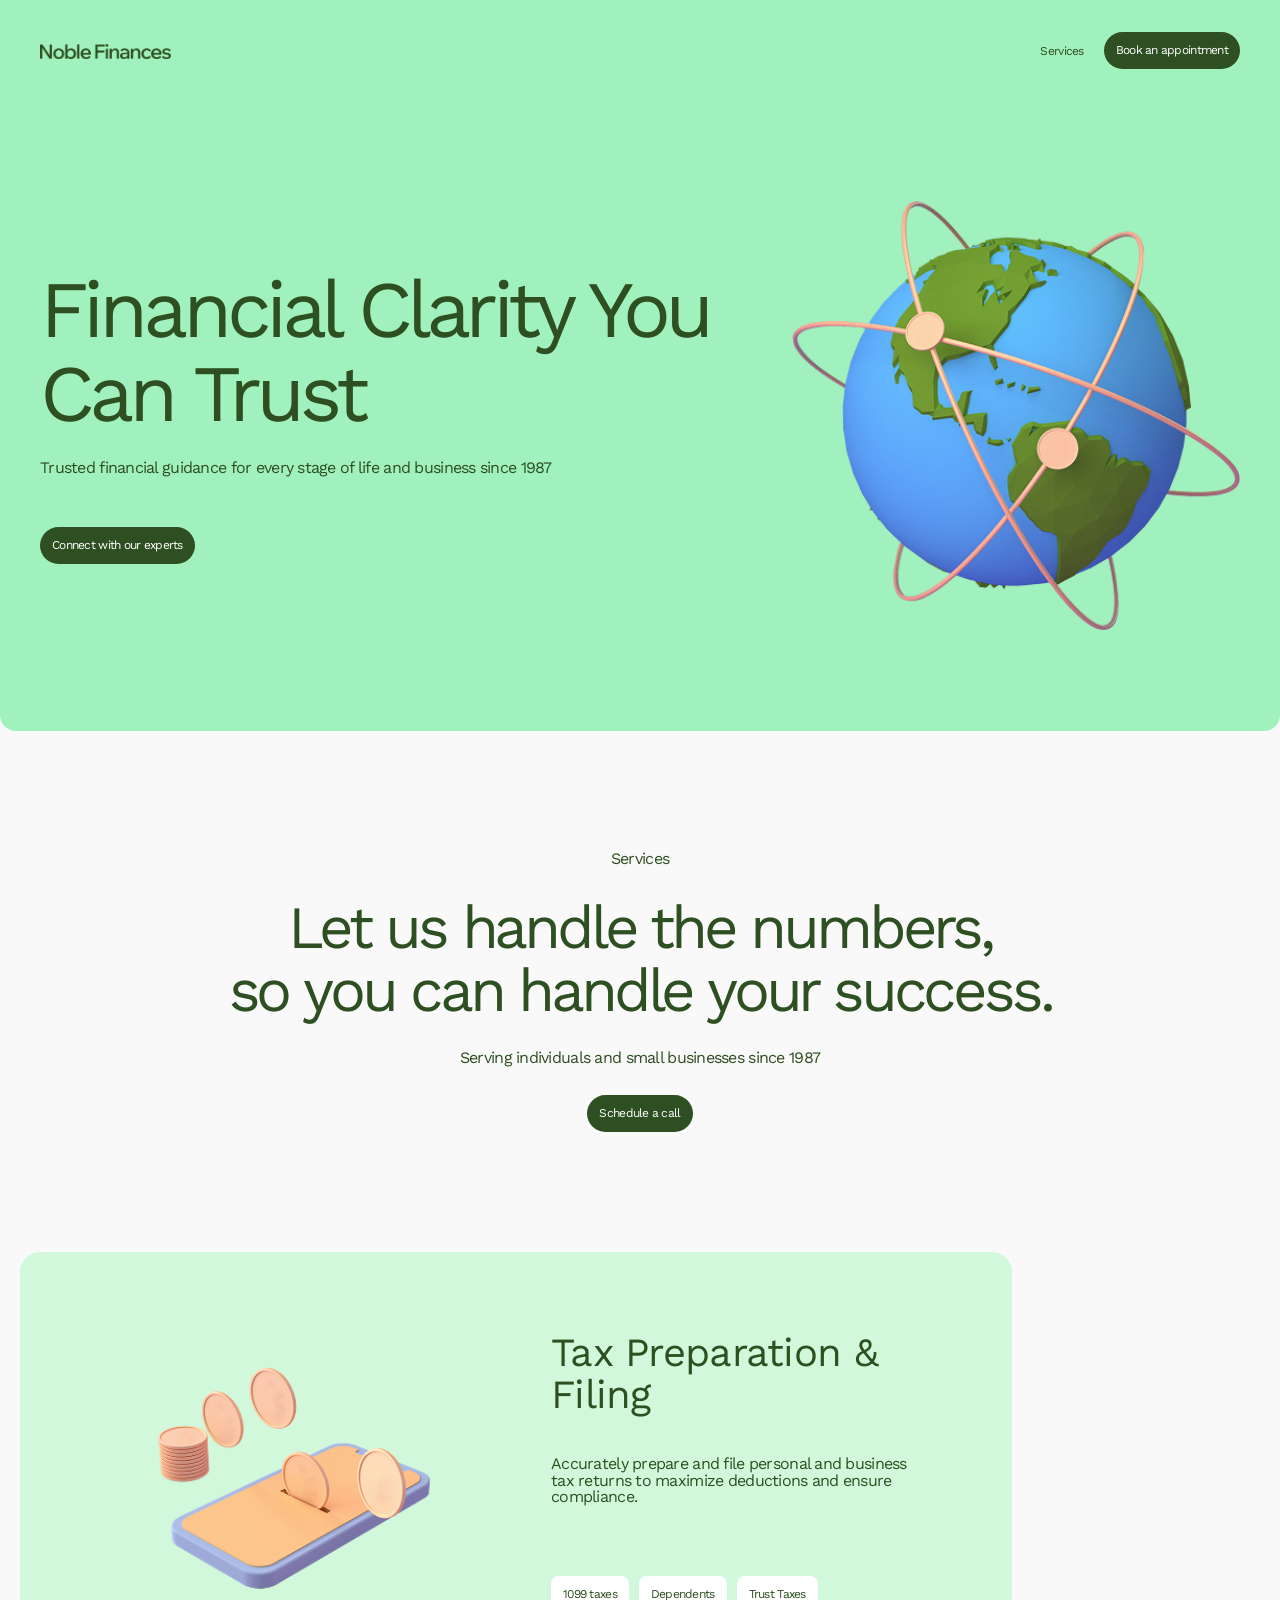
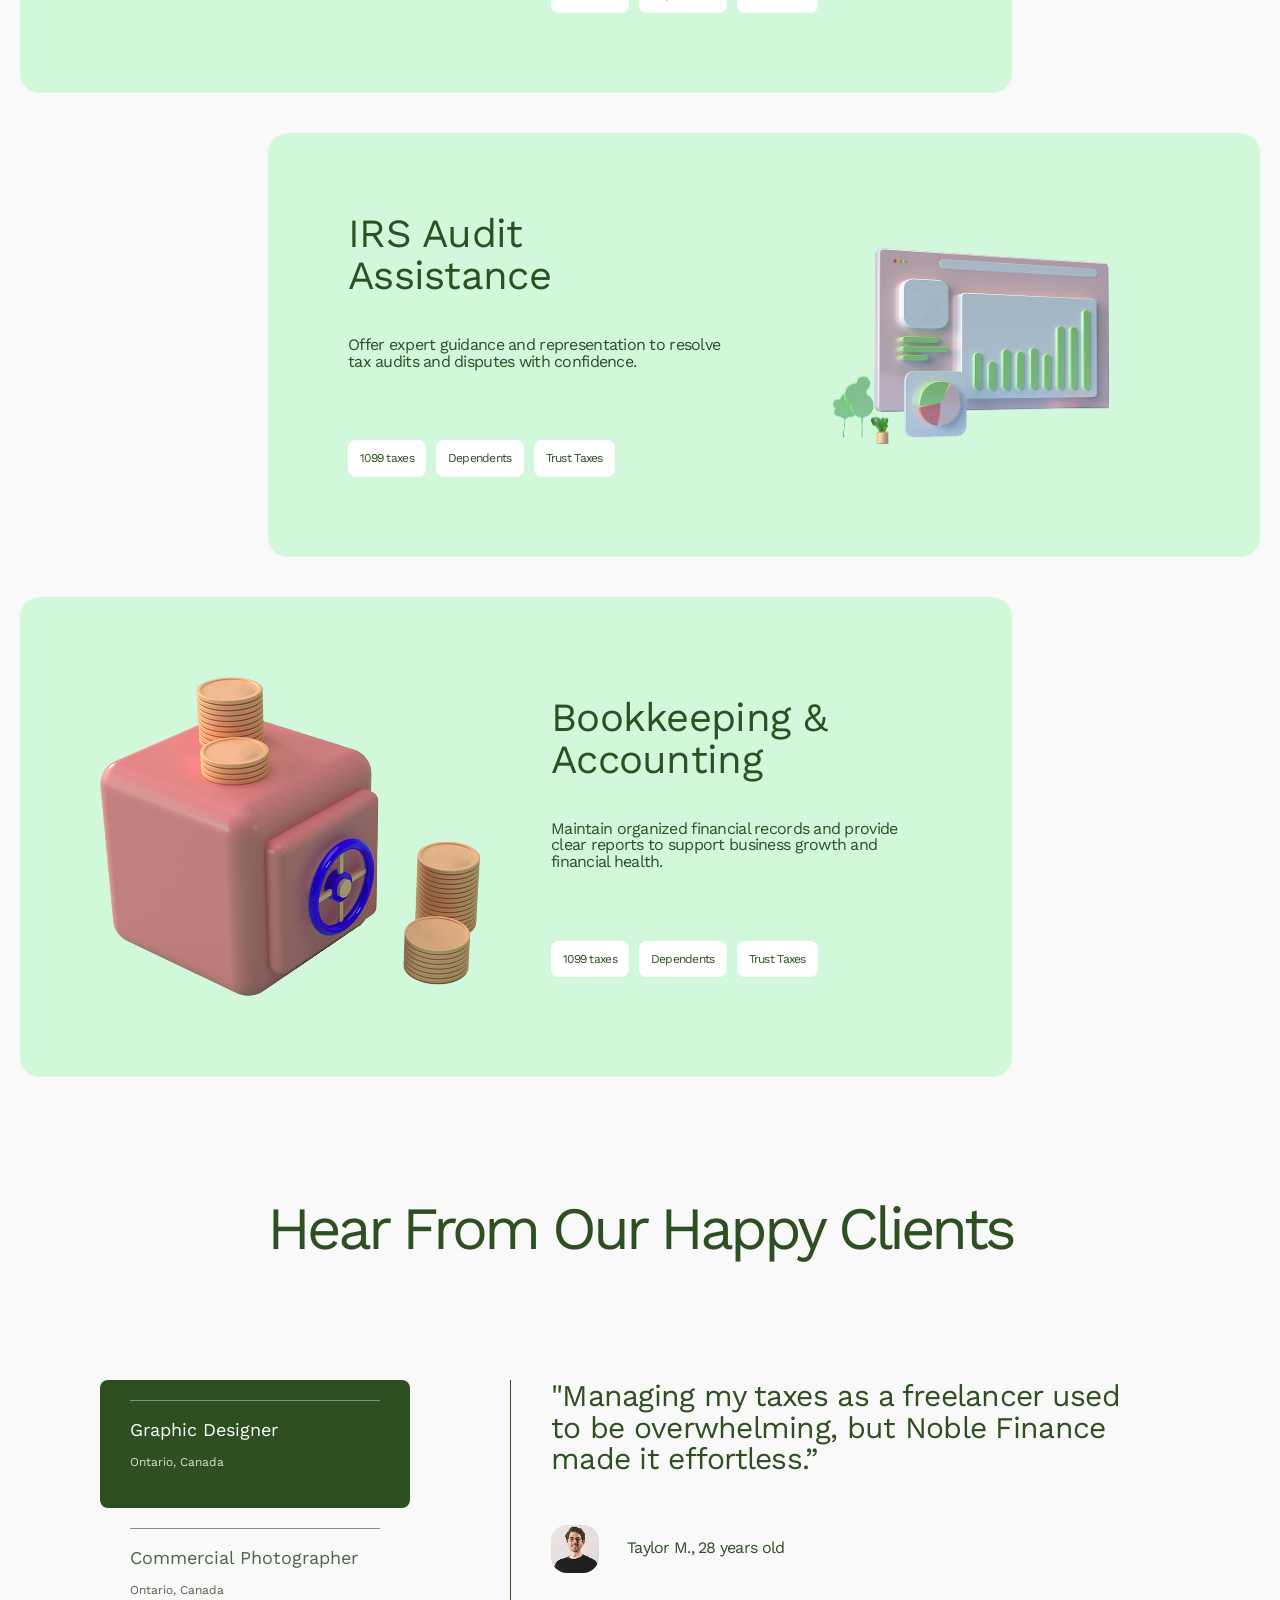
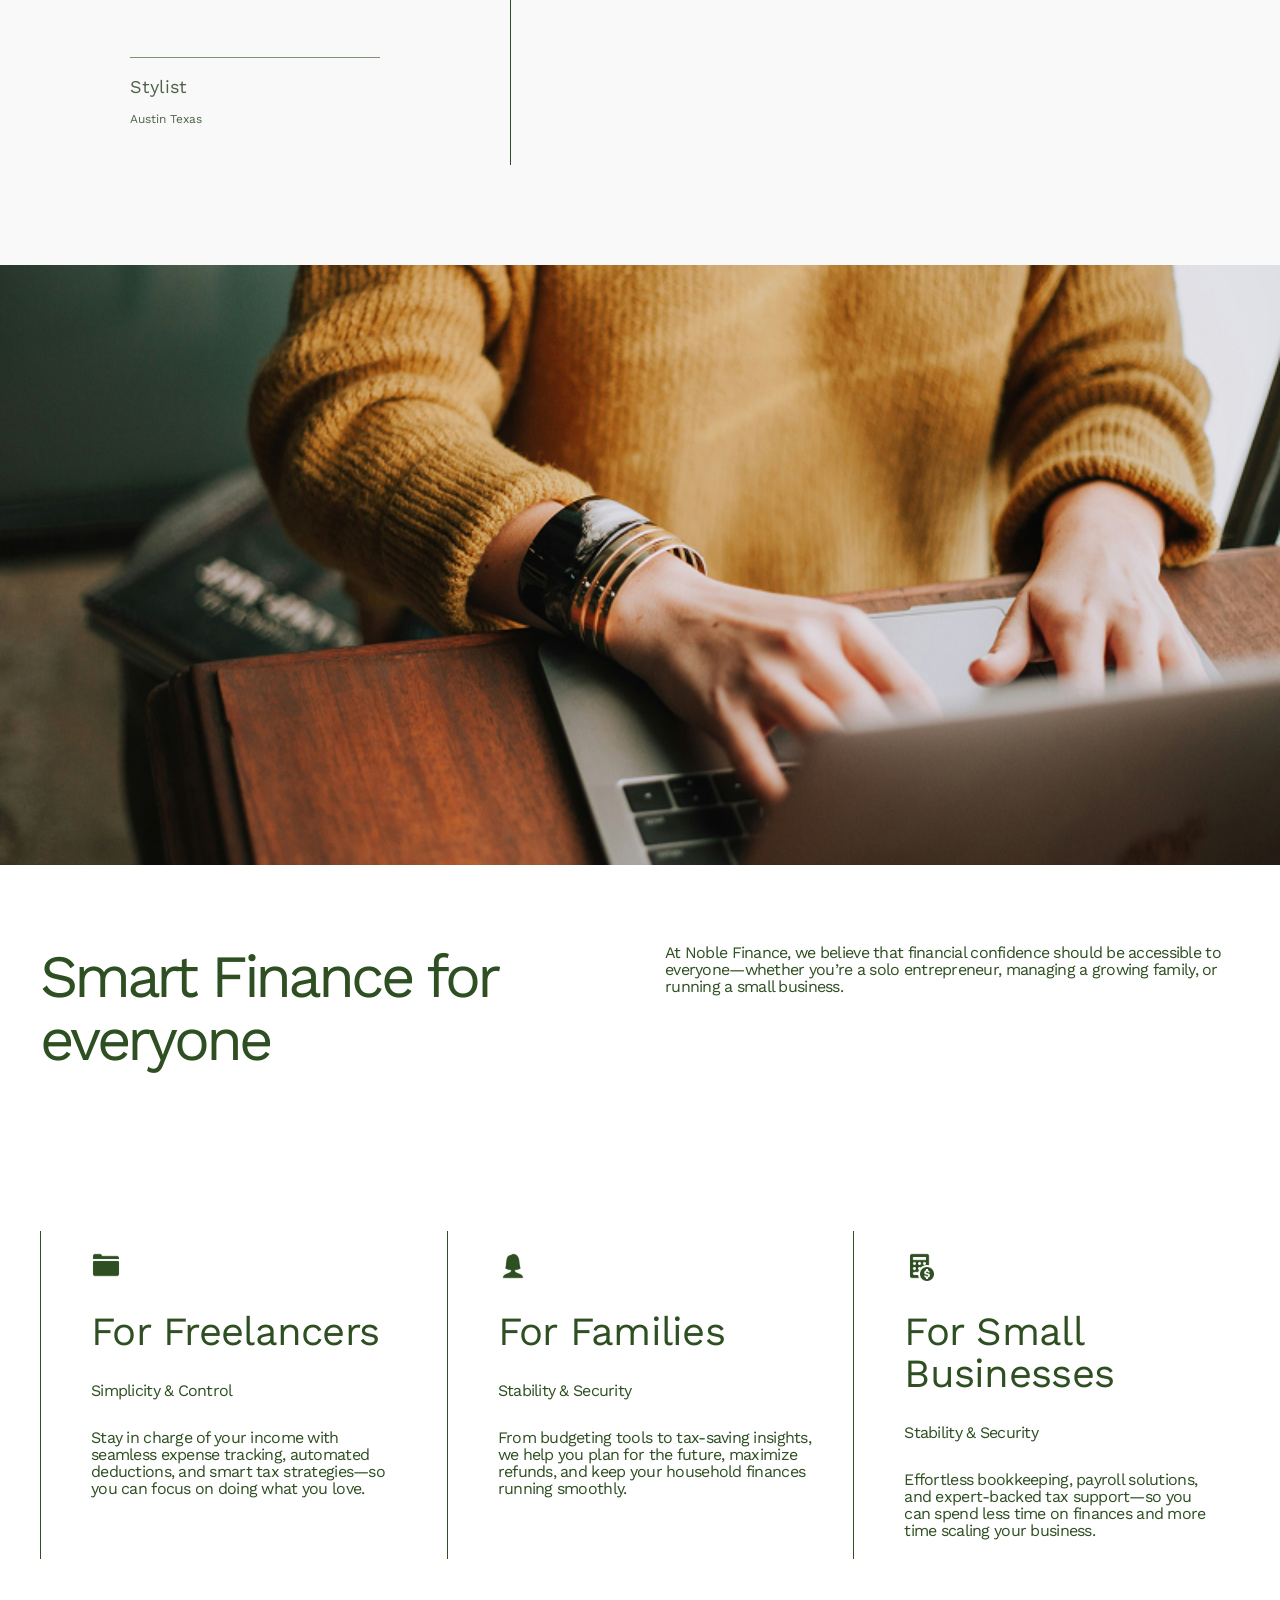
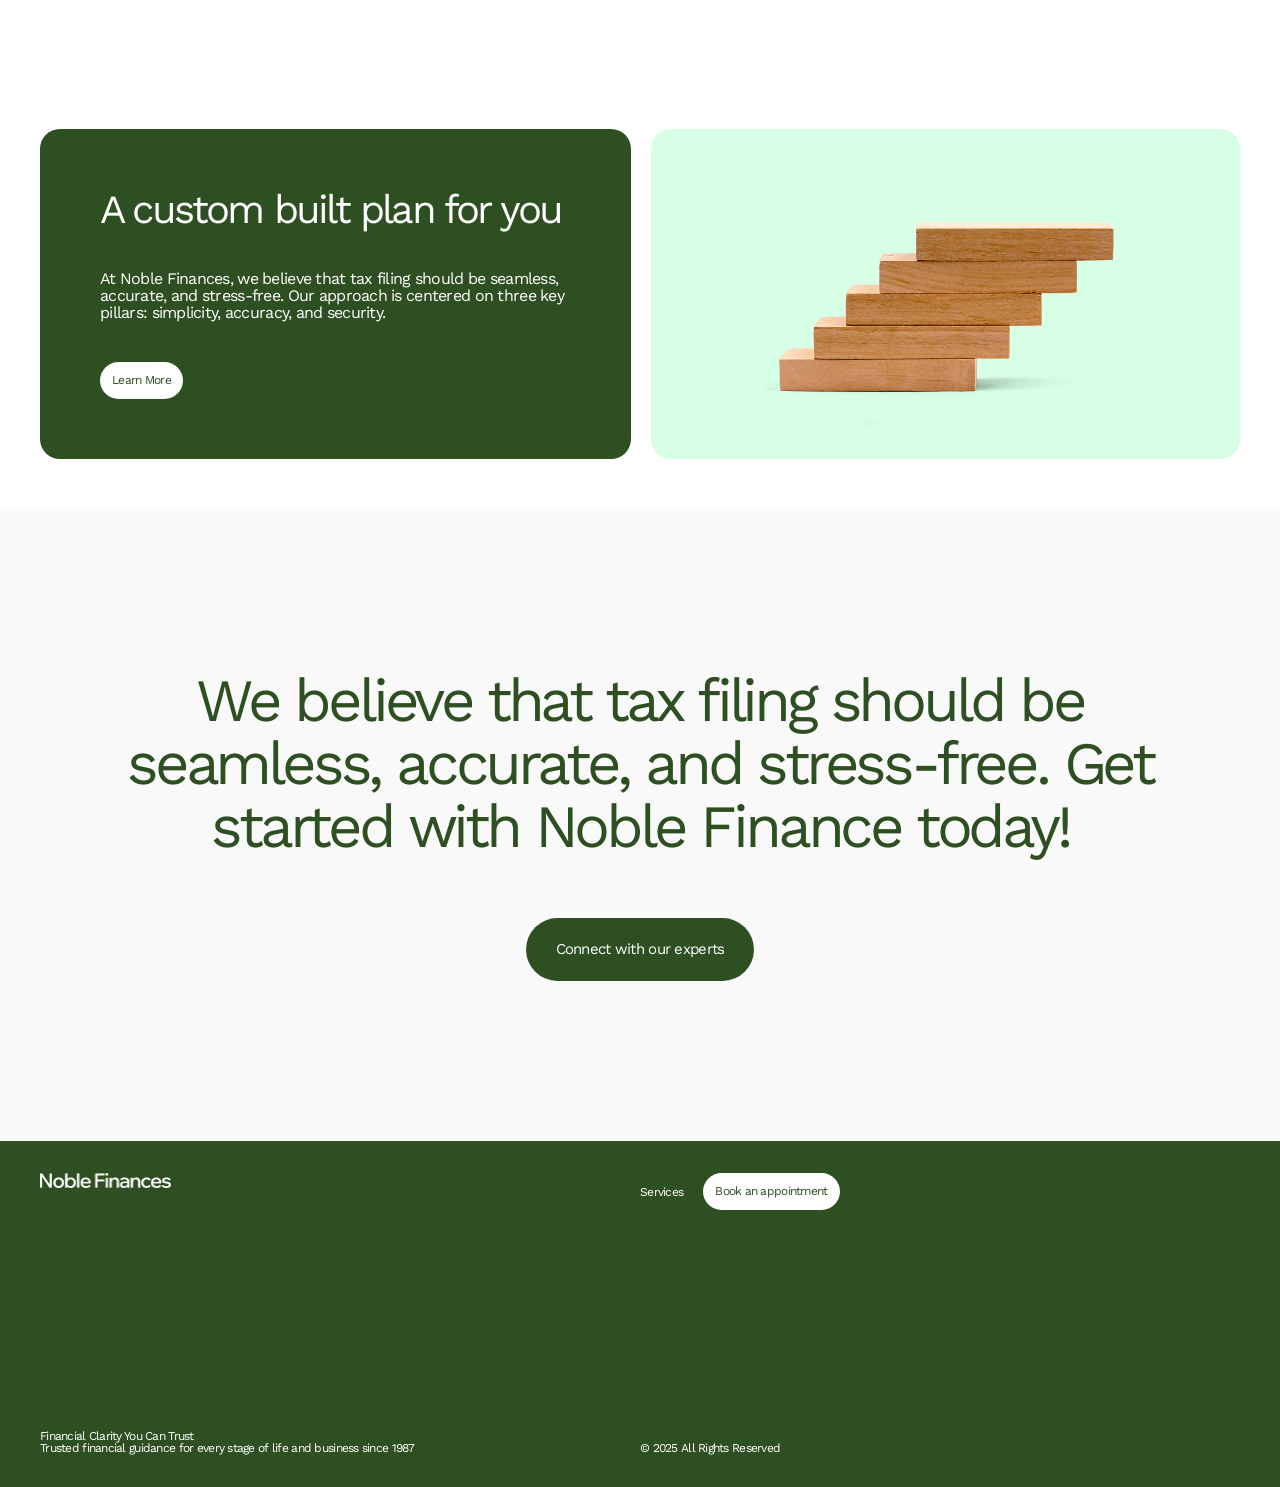
<file: index.html>
<!DOCTYPE html>
<html lang="ja">
  <head>
    <!-- 共通 -->
    <meta charset="UTF-8">
    <meta name="viewport" content="width=device-width, initial-scale=1.0">
    <meta property="og:type" content="website">
    <meta property="og:image" content="https://tkhstzm.github.io/finance-website-practice/images/ogp.jpg">
    <meta property="og:site_name" content="finance-website-practice">
    <meta property="og:locale" content="ja_JP">
    <link rel="stylesheet" href="css/destyle.css">
    <link rel="stylesheet" href="css/common.css">

    <title>finance-website-practice | top</title>
    <meta name="description" content="figmaのテンプレートを参考に、模写コーディングを行ったサイトです。レスポンシブを意識したコーディングの練習を目的としています。">
    <meta property="og:title" content="finance-website-practice | top">
    <meta property="og:description" content="figmaのテンプレートを参考に、模写コーディングを行ったサイトです。レスポンシブを意識したコーディングの練習を目的としています。">
    <meta property="og:url" content="https://tkhstzm.github.io/finance-website-practice/">

    <!-- font -->
    <link rel="preconnect" href="https://fonts.googleapis.com">
    <link rel="preconnect" href="https://fonts.gstatic.com" crossorigin>
    <link href="https://fonts.googleapis.com/css2?family=Work+Sans:ital,wght@0,100..900;1,100..900&display=swap" rel="stylesheet">
  </head>
  <body>
    <!-- header -->
    <header>
        <h1>
            <a href="index.html" class="logo">
                <img src="images/logo.png" alt="Noble Finance ロゴ">
            </a>
        </h1>

        <nav>
            <ul class="nav__list">
                <li><a href="services.html" class="link">Services</a></li>
                <li>
                    <a href="booking.html" class="link btn">
                        <span class="pc-only">Book an appointment</span>
                        <span class="sp-only">Book</span>
                    </a>
                </li>
            </ul>
        </nav>
    </header>

    <!-- main -->
     <main>
        <!-- hero -->
        <section class="hero">
            <div class="hero__container container">
                <div class="hero__content">
                    <h2 class="hero__title">Financial Clarity You Can Trust</h2>
                    <p class="hero__description">Trusted financial guidance for every stage of life and business since 1987</p>
                    <a href="booking.html" class="link btn">Connect with our experts</a>
                </div>
                <div class="hero__img">
                    <img src="images/top.png" alt="">
                </div>

            </div>
        </section>

        <!-- services -->
         <section class="services">
            <div class="services__container container">
                <p>Services</p>
                <h2 class="services__title">Let us handle the numbers,<br>so you can handle your success.</h2>
                <p class="services__description">Serving individuals and small businesses since 1987</p>
                <a href="booking.html" class="link btn">Schedule a call</a>
            </div>

            <div class="services__block container">
                <div class="service-card">
                    <div class="service-card__img">
                        <img src="images/tax.png" alt="">
                    </div>
                    <div class="service-card__content">
                        <h3>Tax Preparation & Filing</h3>
                        <p>Accurately prepare and file personal and business tax returns to maximize deductions and ensure compliance.</p>
                        <ul class="service-card__features">
                            <li class="service-card__feature">1099 taxes</li>
                            <li class="service-card__feature">Dependents</li>
                            <li class="service-card__feature">Trust Taxes</li>
                        </ul>
                    </div>
                </div>
            </div>

            <div class="services__block container services__block-right">
                <div class="service-card">
                    <div class="service-card__img">
                        <img src="images/irs.png" alt="">
                    </div>
                    <div class="service-card__content">
                        <h3>IRS Audit Assistance</h3>
                        <p>Offer expert guidance and representation to resolve tax audits and disputes with confidence.</p>
                        <ul class="service-card__features">
                            <li class="service-card__feature">1099 taxes</li>
                            <li class="service-card__feature">Dependents</li>
                            <li class="service-card__feature">Trust Taxes</li>
                        </ul>
                    </div>
                </div>
            </div>

            <div class="services__block container">
                <div class="service-card">
                    <div class="service-card__img">
                        <img src="images/bookkeeping.png" alt="">
                    </div>
                    <div class="service-card__content">
                        <h3>Bookkeeping & Accounting</h3>
                        <p>Maintain organized financial records and provide clear reports to support business growth and financial health.</p>
                        <ul class="service-card__features">
                            <li class="service-card__feature">1099 taxes</li>
                            <li class="service-card__feature">Dependents</li>
                            <li class="service-card__feature">Trust Taxes</li>
                        </ul>
                    </div>
                </div>
            </div>
        </section>

        <!-- testimonial -->
        <section class="testimonial">
            <div class="testimonial__container container">
                <h2>Hear From Our Happy Clients</h2>
                
                <div class="testimonial__tabs__wrap">
                    <!-- 人を選ぶ -->
                    <div class="testimonial__tabs">
                        <button class="testimonial-tab testimonial-tab--active" data-id="Designer">
                            <div class="testimonial-tab__inner">
                                <p class="testimonial-tab__role">Graphic Designer</p>
                                <p class="testimonial-tab__location">Ontario, Canada</p>
                            </div>
                        </button>

                        <button class="testimonial-tab" data-id="Photographer">
                            <div class="testimonial-tab__inner">
                                <p class="testimonial-tab__role">Commercial Photographer</p>
                                <p class="testimonial-tab__location">Ontario, Canada</p>
                            </div>
                        </button>

                        <button class="testimonial-tab" data-id="Stylist">
                            <div class="testimonial-tab__inner">
                                <p class="testimonial-tab__role">Stylist</p>
                                <p class="testimonial-tab__location">Austin Texas</p>
                            </div>
                        </button>
                    </div>
                    
                    <!-- コメント内容 -->
                    <div class="testimonial-card__wrap">
                        <div class="testimonial-card is-active" data-id="Designer">
                            <p class="testimonial-card__text">"Managing my taxes as a freelancer used to be overwhelming, but Noble Finance made it effortless.”</p>
                            <div class="testimonial-card__author">
                                <img class="testimonial-card__img" src="images/taylor.jpg" alt="">
                                <p>Taylor M., 28 years old</p>
                            </div>
                        </div>

                        <div class="testimonial-card" data-id="Photographer">
                            <p class="testimonial-card__text">"From invoicing to tax prep, Noble Finance has been a game-changer for my freelance business.”</p>
                            <div class="testimonial-card__author">
                                <img class="testimonial-card__img" src="images/markus.jpg" alt="">
                                <p>Markus N., 31 years old</p>
                            </div>
                        </div>

                        <div class="testimonial-card" data-id="Stylist">
                            <p class="testimonial-card__text">"I used to worry about missing deductions, but with Noble Finance, I know I’m maximizing my savings.”</p>
                            <div class="testimonial-card__author">
                                <img class="testimonial-card__img" src="images/margaret.jpg" alt="">
                                <p>Margaret L., 24 years old</p>
                            </div>
                        </div>
                    </div>
                </div>
            </div>
        </section>

        <!-- break -->
        <div class="break"></div>

        <!-- benefits -->
         <section class="benefits">
            <div class="container">
                <div class="benefits__inner">
                    <h2>Smart Finance for everyone</h2>
                    <p>At Noble Finance, we believe that financial confidence should be accessible to everyone—whether you’re a solo entrepreneur, managing a growing family, or running a small business.</p>
                </div>

                <div class="benefits__block">
                    <div class="benefits__item">
                        <img class="benefits__icon" src="images/icon-file.png" alt="">
                        <h3>For Freelancers</h3>
                        <p>Simplicity & Control</p>
                        <p>Stay in charge of your income with seamless expense tracking, automated deductions, and smart tax strategies—so you can focus on doing what you love.</p>
                    </div>

                    <div class="benefits__item">
                        <img class="benefits__icon" src="images/icon-people.png" alt="">
                        <h3>For Families</h3>
                        <p>Stability & Security</p>
                        <p>From budgeting tools to tax-saving insights, we help you plan for the future, maximize refunds, and keep your household finances running smoothly.</p>
                    </div>

                    <div class="benefits__item">
                        <img class="benefits__icon" src="images/icon-calculator.png" alt="">
                        <h3>For Small Businesses</h3>
                        <p>Stability & Security</p>
                        <p>Effortless bookkeeping, payroll solutions, and expert-backed tax support—so you can spend less time on finances and more time scaling your business.</p>
                    </div>
                </div>
            </div>
         </section>

         <!-- cta -->
        <section class="cta">
            <div class="cta__container container">
                <div class="cta__block">
                    <h2>A custom built plan for you</h2>
                    <p>At Noble Finances, we believe that tax filing should be seamless, accurate, and stress-free. Our approach is centered on three key pillars: simplicity, accuracy, and security.</p>
                    <a href="services.html" class="link btn">Learn More</a>
                </div>
                <div class="cta__img">
                    <img src="images/step.jpg" alt="">
                </div>
            </div>
        </section>

        <!-- experts -->
        <section class="experts">
            <div class="container">
                <h2>We believe that tax filing should be seamless, accurate, and stress-free. Get started with Noble Finance today!</h2>
                <a href="booking.html" class="link btn">Connect with our experts</a>
            </div>
        </section>
     </main>

     <!-- footer -->
    <footer>
            <div class="footer__block">
                <a href="index.html" class="logo">
                    <img src="images/logo-white.png" alt="">
                </a>
                <nav>
                    <ul class="nav__list">
                        <li><a href="services.html" class="link">Services</a></li>
                        <li><a href="booking.html" class="link btn">Book an appointment</a></li>
                    </ul>
                </nav>
                
            </div>

            <div class="footer__block footer__detail">
                <p class="footer__text">Financial Clarity You Can Trust<br>Trusted financial guidance for every stage of life and business since 1987</p>
                <p class="footer__copy">© 2025 All Rights Reserved</p>
            </div>
    </footer>
    <script src="js/main.js"></script>
  </body>
</html>
</file>
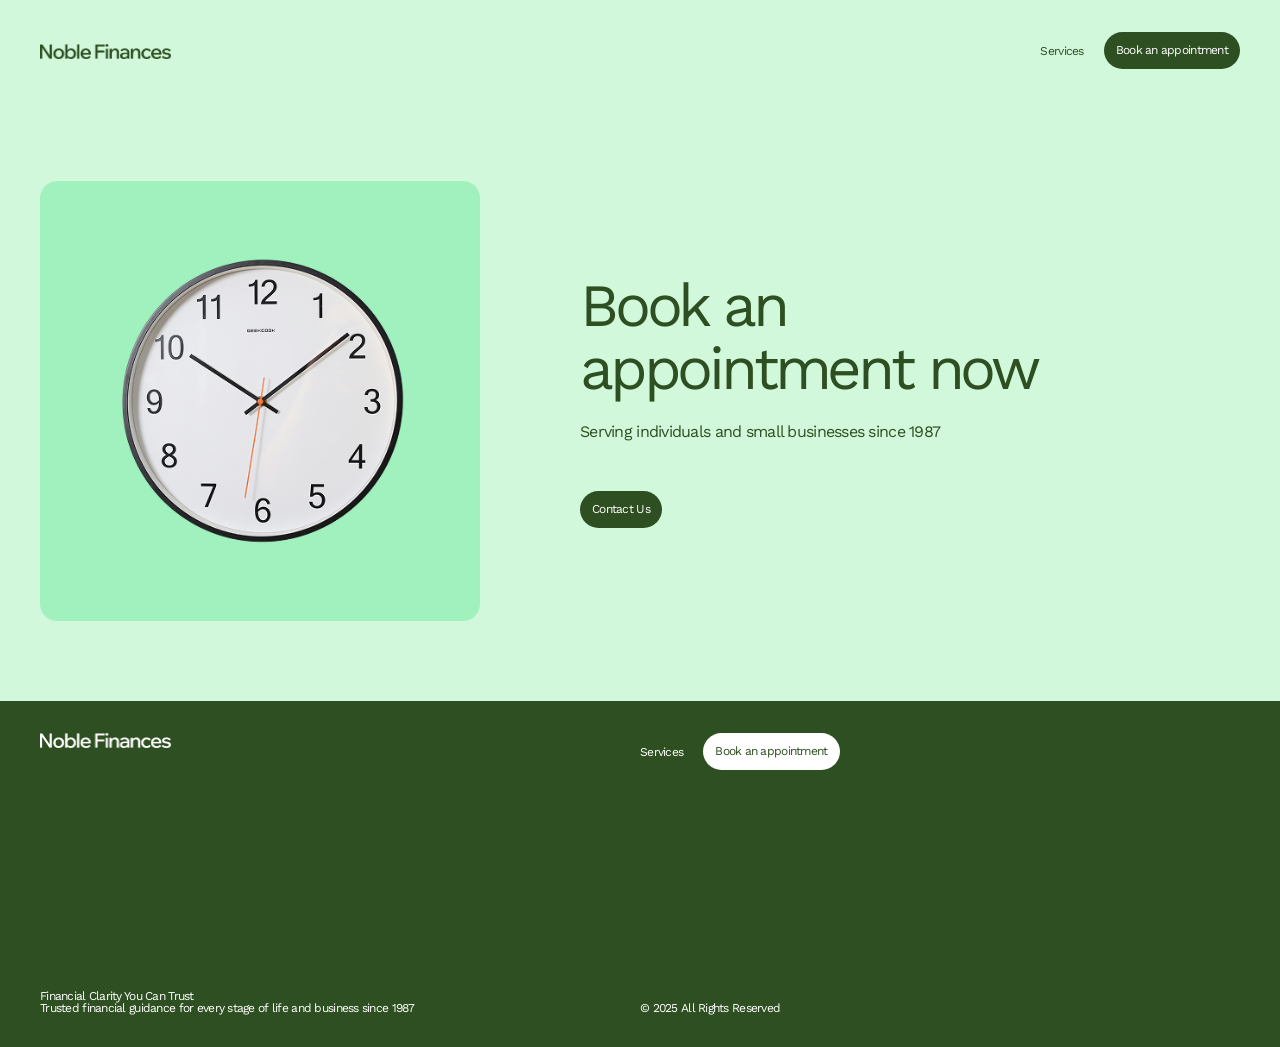
<file: booking.html>
<!DOCTYPE html>
<html lang="ja">
  <head>
    <!-- 共通 -->
    <meta charset="UTF-8">
    <meta name="viewport" content="width=device-width, initial-scale=1.0">
    <meta property="og:type" content="website">
    <meta property="og:image" content="https://tkhstzm.github.io/finance-website-practice/images/ogp.jpg">
    <meta property="og:site_name" content="finance-website-practice">
    <meta property="og:locale" content="ja_JP">
    <link rel="stylesheet" href="css/destyle.css">
    <link rel="stylesheet" href="css/common.css">

    <title>finance-website-practice | booking</title>
    <meta name="description" content="figmaのテンプレートを参考に、模写コーディングを行ったサイトのBookingページです。">
    <meta property="og:title" content="finance-website-practice | booking">
    <meta property="og:description" content="figmaのテンプレートを参考に、模写コーディングを行ったサイトのBookingページです。">
    <meta property="og:url" content="https://tkhstzm.github.io/finance-website-practice/booking.html">

    <!-- font -->
    <link rel="preconnect" href="https://fonts.googleapis.com">
    <link rel="preconnect" href="https://fonts.gstatic.com" crossorigin>
    <link href="https://fonts.googleapis.com/css2?family=Work+Sans:ital,wght@0,100..900;1,100..900&display=swap" rel="stylesheet">
  </head>
  <body>
    <!-- header -->
    <header class="booking__header">
        <h1>
            <a href="index.html" class="logo">
                <img src="images/logo.png" alt="Noble Finance ロゴ">
            </a>
        </h1>

        <nav>
            <ul class="nav__list">
                <li><a href="services.html" class="link">Services</a></li>
                <li>
                    <a href="booking.html" class="link btn">
                        <span class="pc-only">Book an appointment</span>
                        <span class="sp-only">Book</span>
                    </a>
                </li>
            </ul>
        </nav>
    </header>

    <!-- main -->
     <main class="booking__main">
        <!-- book -->
        <section class="book">
            <div class="hero__container container">
                <div class="book__img">
                    <img src="images/book.png" alt="">
                </div>

                <div class="hero__content">
                    <h2>Book an<br>appointment now</h2>
                    <p class="hero__description">Serving individuals and small businesses since 1987</p>
                    <a href="booking.html" class="link btn">Contact Us</a>
                </div>
            </div>
        </section>
     </main>

     <!-- footer -->
    <footer>
            <div class="footer__block">
                <a href="index.html" class="logo">
                    <img src="images/logo-white.png" alt="">
                </a>
                <nav>
                    <ul class="nav__list">
                        <li><a href="services.html" class="link">Services</a></li>
                        <li><a href="booking.html" class="link btn">Book an appointment</a></li>
                    </ul>
                </nav>
                
            </div>

            <div class="footer__block footer__detail">
                <p class="footer__text">Financial Clarity You Can Trust<br>Trusted financial guidance for every stage of life and business since 1987</p>
                <p class="footer__copy">© 2025 All Rights Reserved</p>
            </div>
    </footer>

  </body>
</html>
</file>
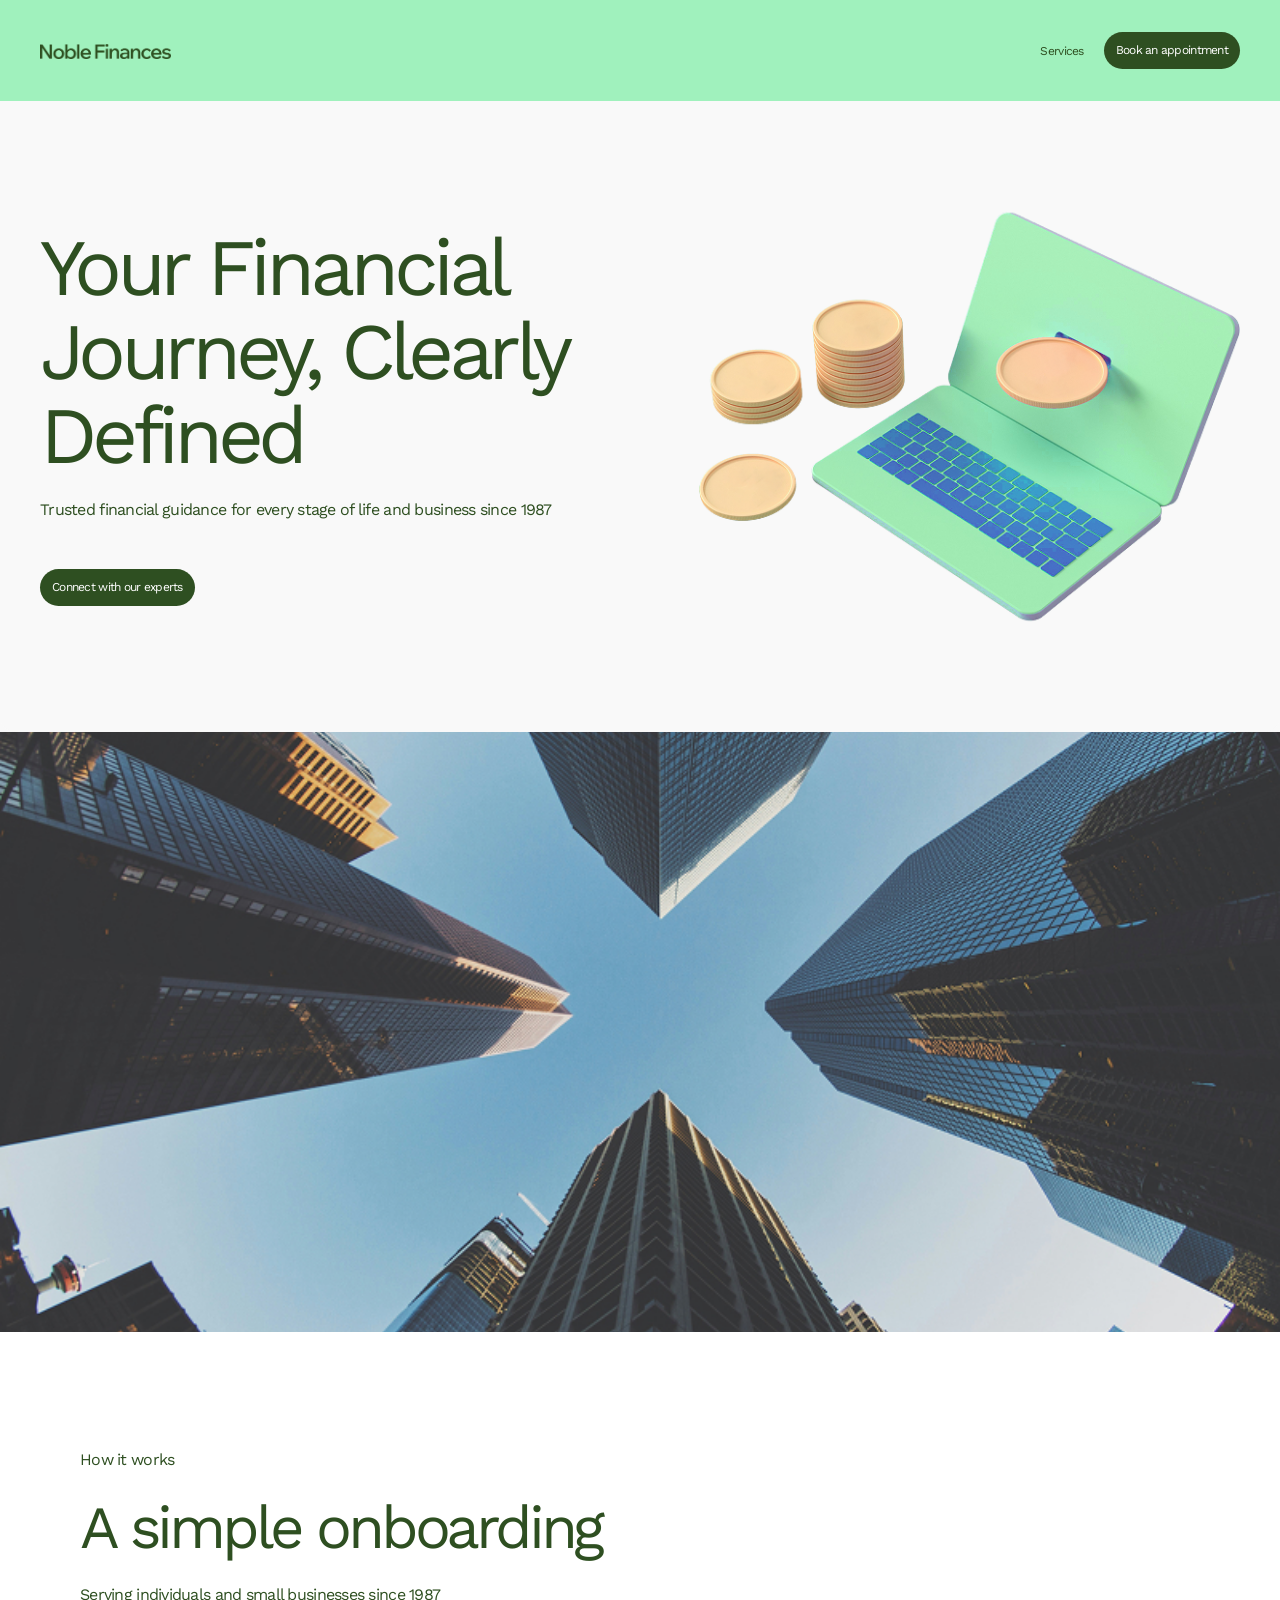
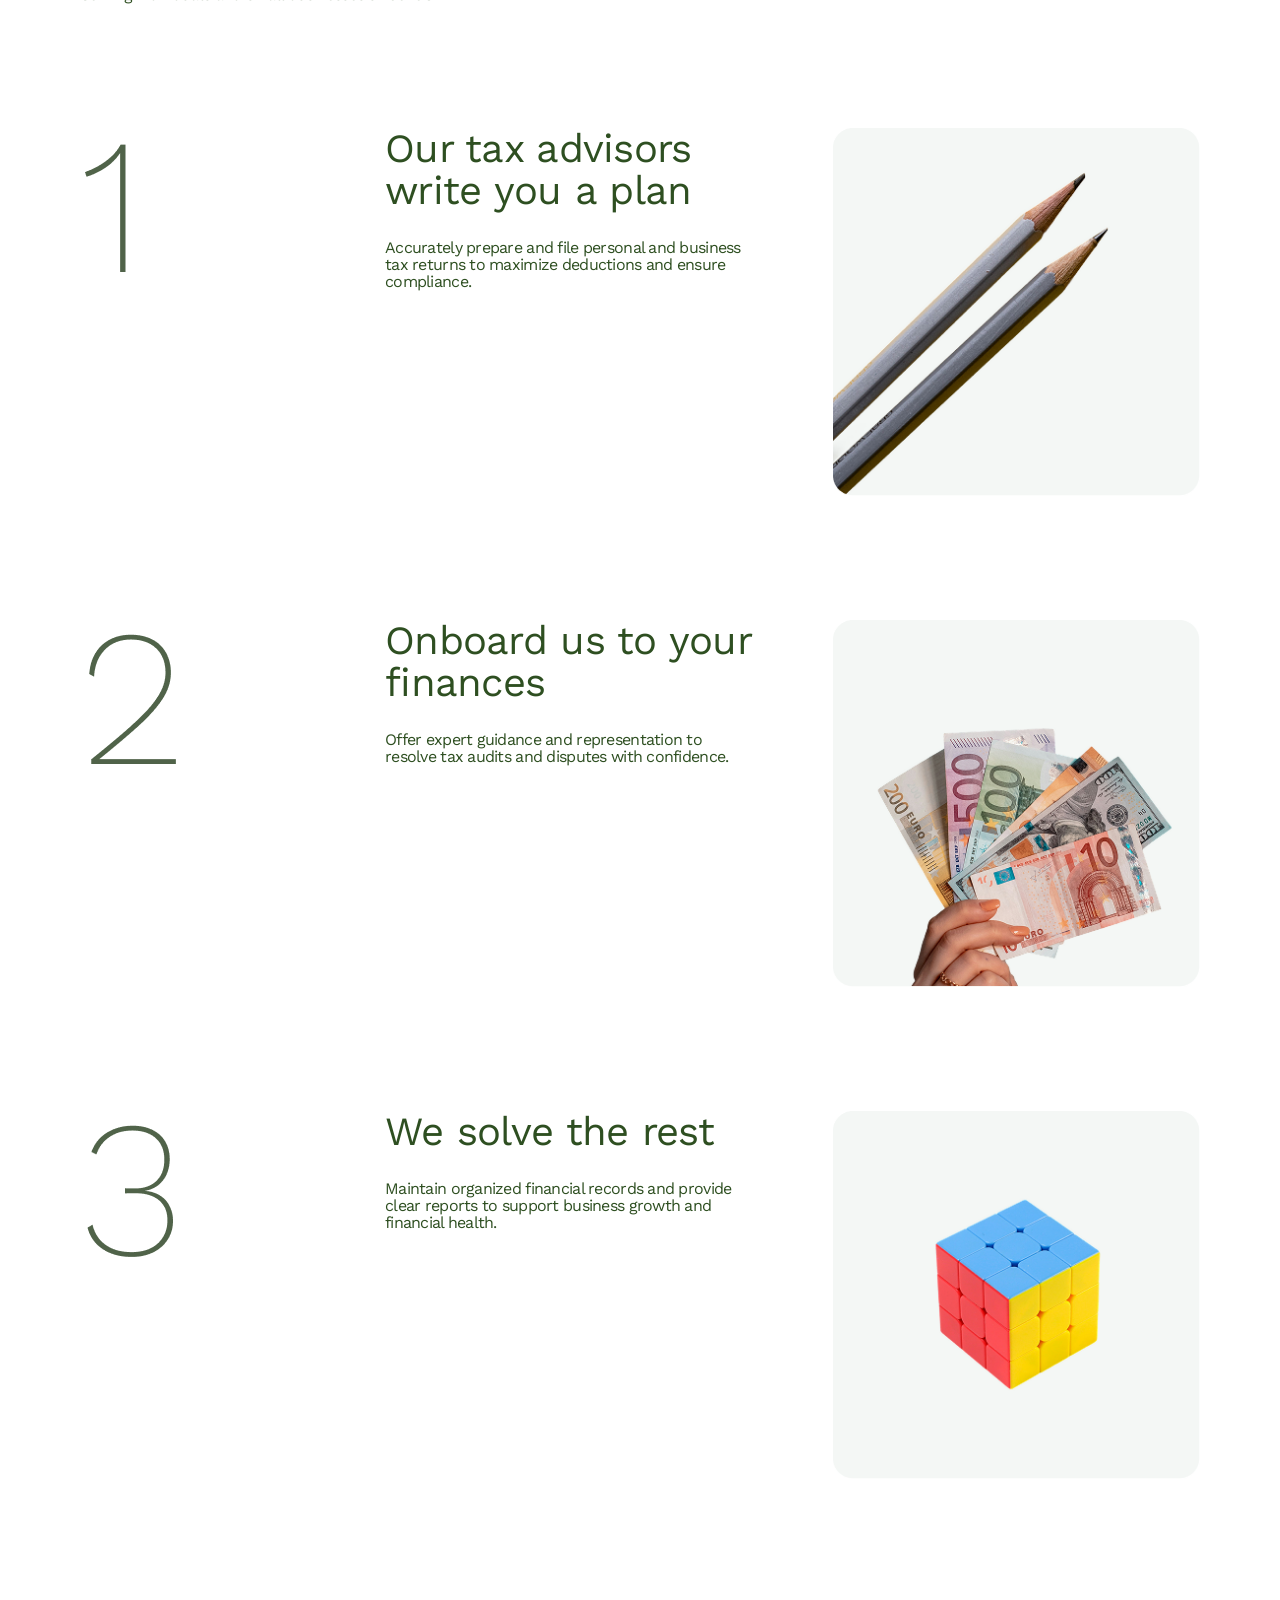
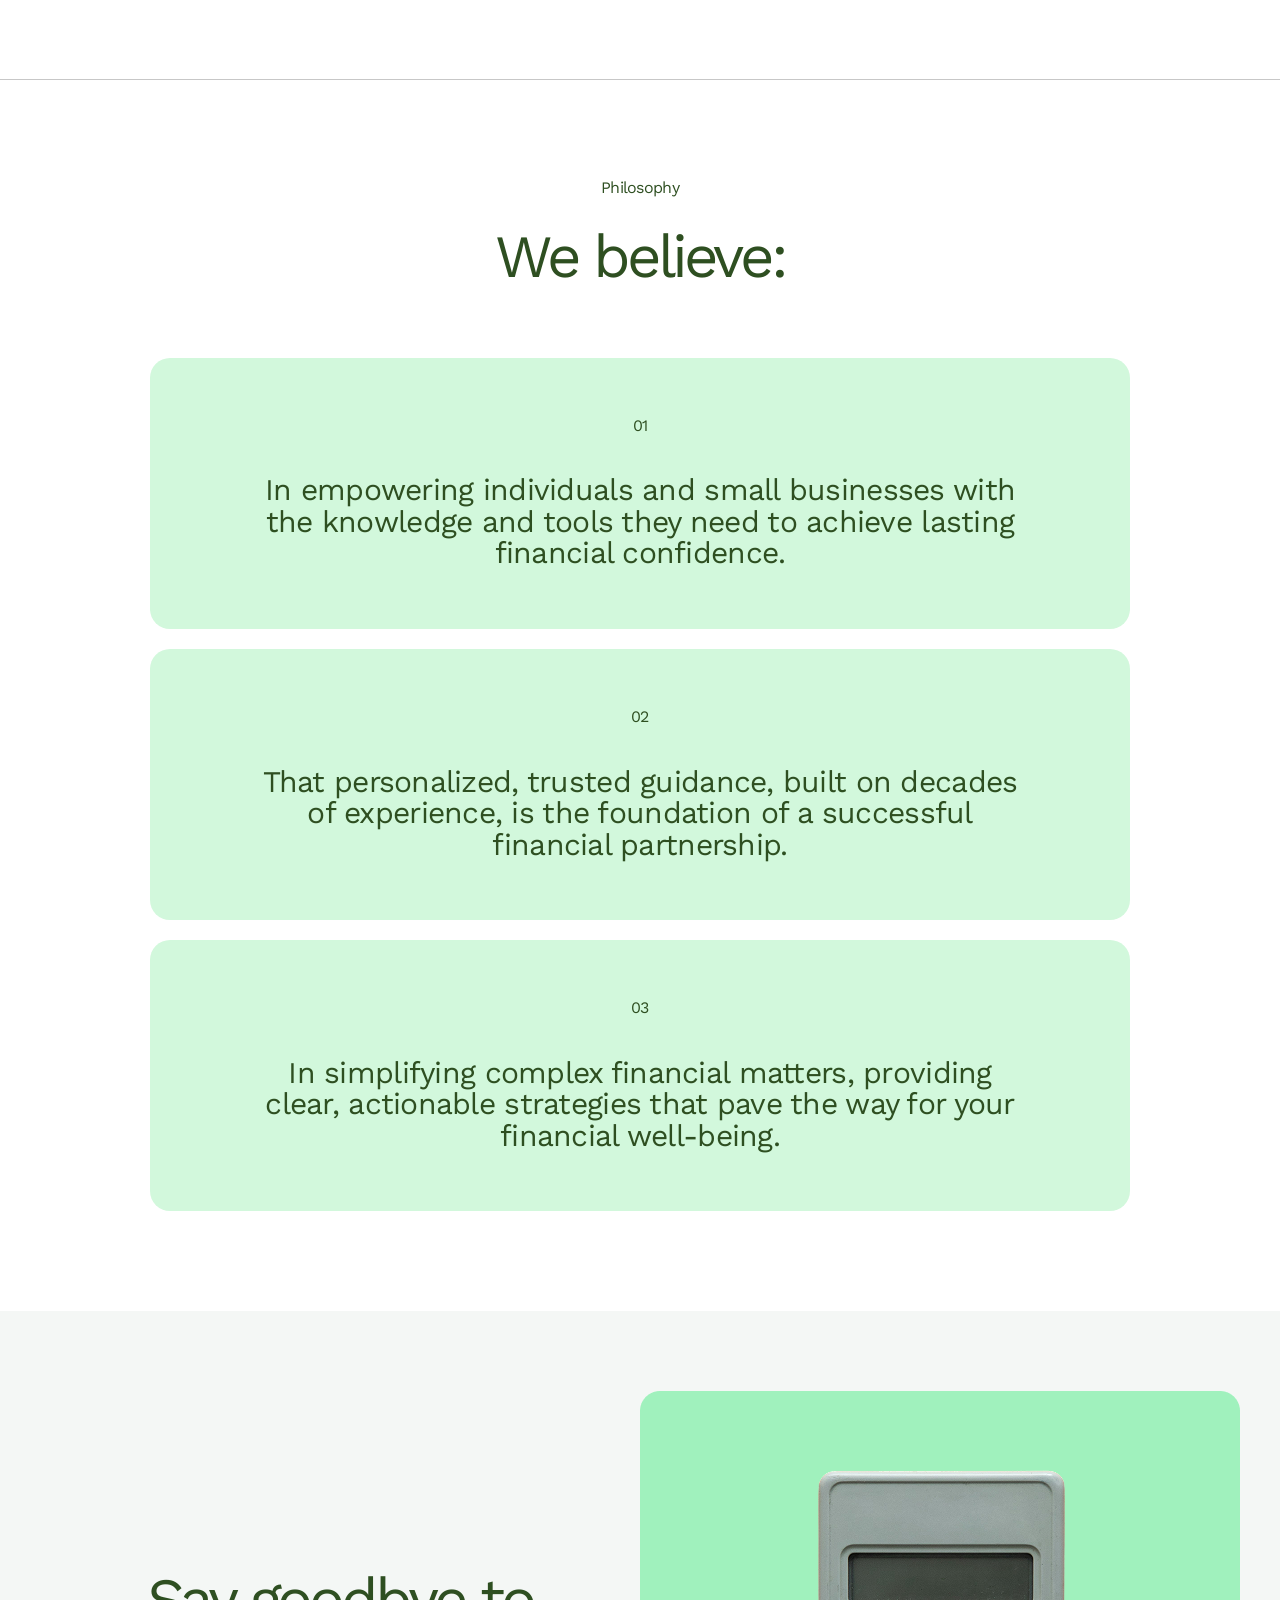
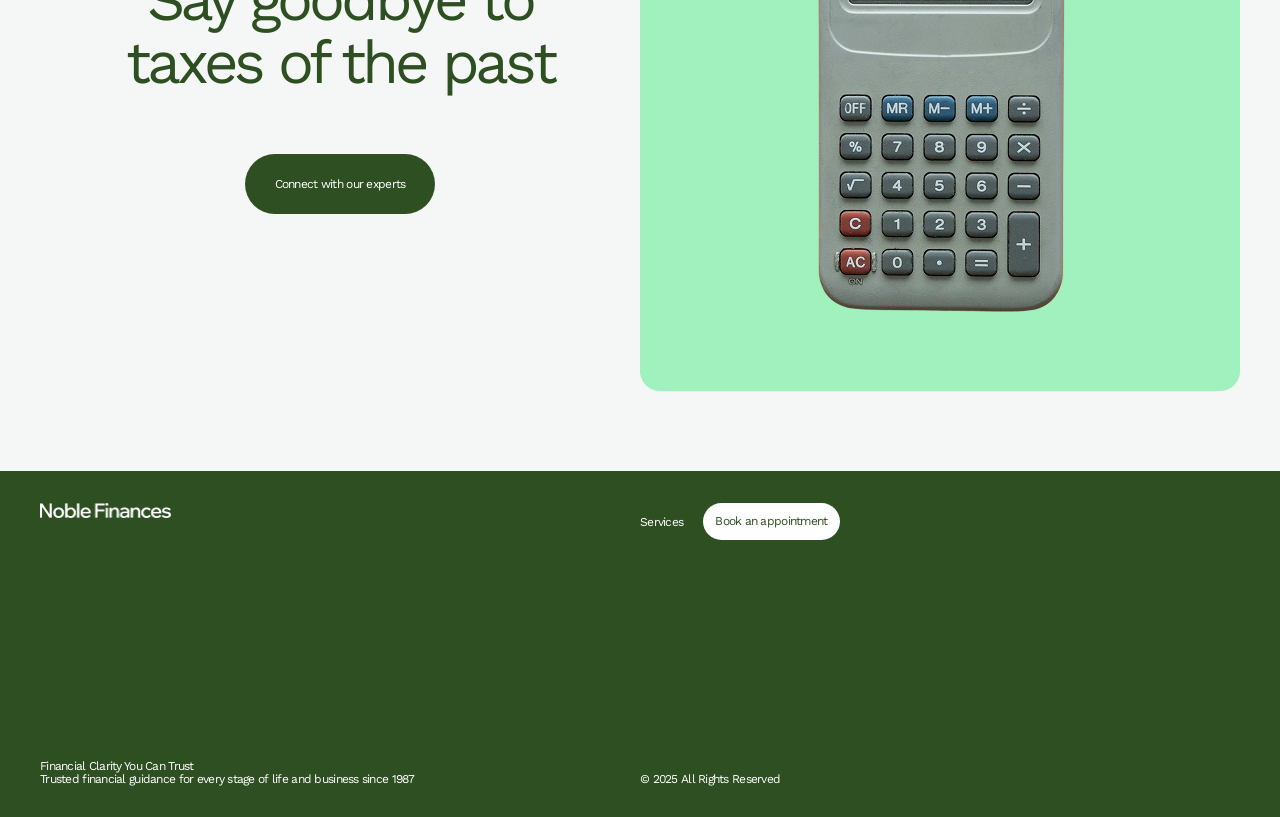
<file: services.html>
<!DOCTYPE html>
<html lang="ja">
  <head>
    <!-- 共通 -->
    <meta charset="UTF-8">
    <meta name="viewport" content="width=device-width, initial-scale=1.0">
    <meta property="og:type" content="website">
    <meta property="og:image" content="https://tkhstzm.github.io/finance-website-practice/images/ogp.jpg">
    <meta property="og:site_name" content="finance-website-practice">
    <meta property="og:locale" content="ja_JP">
    <link rel="stylesheet" href="css/destyle.css">
    <link rel="stylesheet" href="css/common.css">

    <title>finance-website-practice | services</title>
    <meta name="description" content="figmaのテンプレートを参考に、模写コーディングを行ったサイトのServicesページです。">
    <meta property="og:title" content="finance-website-practice | services">
    <meta property="og:description" content="figmaのテンプレートを参考に、模写コーディングを行ったサイトのServicesページです。">
    <meta property="og:url" content="https://tkhstzm.github.io/finance-website-practice/services.html">

    <!-- font -->
    <link rel="preconnect" href="https://fonts.googleapis.com">
    <link rel="preconnect" href="https://fonts.gstatic.com" crossorigin>
    <link href="https://fonts.googleapis.com/css2?family=Work+Sans:ital,wght@0,100..900;1,100..900&display=swap" rel="stylesheet">
  </head>
  <body>
    <!-- header -->
    <header>
        <h1>
            <a href="index.html" class="logo">
                <img src="images/logo.png" alt="Noble Finance ロゴ">
            </a>
        </h1>

        <nav>
            <ul class="nav__list">
                <li><a href="services.html" class="link">Services</a></li>
                <li>
                    <a href="booking.html" class="link btn">
                        <span class="pc-only">Book an appointment</span>
                        <span class="sp-only">Book</span>
                    </a>
                </li>
            </ul>
        </nav>
    </header>

    <!-- main -->
     <main>
        <!-- hero -->
        <section class="services__more hero">
            <div class="hero__container container">
                <div class="hero__content">
                    <h2 class="hero__title">Your Financial Journey, Clearly Defined</h2>
                    <p class="hero__description">Trusted financial guidance for every stage of life and business since 1987</p>
                    <a href="booking.html" class="link btn">Connect with our experts</a>
                </div>
                <div class="services__img">
                    <img src="images/pc.png" alt="">
                </div>

            </div>
        </section>

        <!-- break -->
        <section class="break break-building"></section>
        
        <!-- works -->
         <section class="works">
            <div class="container">
                <div class="works__inner">
                    <p>How it works</p>
                    <h2>A simple onboarding</h2>
                    <p>Serving individuals and small businesses since 1987</p>
                </div>


                <div class="works__item">
                    <img class="works__num" src="images/1.png" alt="">

                    <div class="works__block">
                        <div class="works__box">
                            <h3>Our tax advisors write you a plan</h3>
                            <p>Accurately prepare and file personal and business tax returns to maximize deductions and ensure compliance.</p>
                        </div>
                        <div class="works__img">
                            <img src="images/pencil.png" alt="">
                        </div>
                    </div>
                </div>

                <div class="works__item">
                    <img class="works__num" src="images/2.png" alt="">

                    <div class="works__block">
                        <div class="works__box">
                            <h3>Onboard us to your finances</h3>
                            <p>Offer expert guidance and representation to resolve tax audits and disputes with confidence.</p>
                        </div>
                        <div class="works__img">
                            <img src="images/cash.png" alt="">
                        </div>
                    </div>
                </div>

                <div class="works__item">
                    <img class="works__num" src="images/3.png" alt="">

                    <div class="works__block">
                        <div class="works__box">
                            <h3>We solve the rest</h3>
                            <p>Maintain organized financial records and provide clear reports to support business growth and financial health.</p>
                        </div>
                        <div class="works__img">
                            <img src="images/cube.png" alt="">
                        </div>
                    </div>
                </div>
            </div>
        </section>

        <!-- philosophy -->
        <section class="philosophy">
            <div class="container">
                <p>Philosophy</p>
                <h2>We believe:</h2>

                <div class="philosophy__item">
                    <p class="philosophy__num">01</p>
                    <p class="philosophy__text">In empowering individuals and small businesses with the knowledge and tools they need to achieve lasting financial confidence.</p>
                </div>
                <div class="philosophy__item">
                    <p class="philosophy__num">02</p>
                    <p class="philosophy__text">That personalized, trusted guidance, built on decades of experience, is the foundation of a successful financial partnership.</p>
                </div>
                <div class="philosophy__item">
                    <p class="philosophy__num">03</p>
                    <p class="philosophy__text">In simplifying complex financial matters, providing clear, actionable strategies that pave the way for your financial well-being.</p>
                </div>
            </div>
        </section>

         <!-- connect -->
        <section class="connect">
            <div class="connect__wrap container">
                <div class="connect__block">
                    <h2>Say goodbye to taxes of the past</h2>
                    <a href="booking.html" class="btn">Connect with our experts</a>
                </div>
                <img src="images/calculator.png" alt="">
            </div>
        </section>
     </main>

     <!-- footer -->
    <footer>
            <div class="footer__block">
                <a href="index.html" class="logo">
                    <img src="images/logo-white.png" alt="">
                </a>
                <nav>
                    <ul class="nav__list">
                        <li><a href="services.html" class="link">Services</a></li>
                        <li><a href="booking.html" class="link btn">Book an appointment</a></li>
                    </ul>
                </nav>
                
            </div>

            <div class="footer__block footer__detail">
                <p class="footer__text">Financial Clarity You Can Trust<br>Trusted financial guidance for every stage of life and business since 1987</p>
                <p class="footer__copy">© 2025 All Rights Reserved</p>
            </div>
    </footer>

  </body>
</html>
</file>
<file: css/destyle.css>
/*! destyle.css v4.0.1 | MIT License | https://github.com/nicolas-cusan/destyle.css */

/* Reset box-model and set borders */
/* ============================================ */

*,
::before,
::after {
  box-sizing: border-box;
  border-style: solid;
  border-width: 0;
  min-width: 0;
}

/* Document */
/* ============================================ */

/**
 * 1. Correct the line height in all browsers.
 * 2. Prevent adjustments of font size after orientation changes in iOS.
 * 3. Remove gray overlay on links for iOS.
 */

html {
  line-height: 1.15; /* 1 */
  -webkit-text-size-adjust: 100%; /* 2 */
  -webkit-tap-highlight-color: transparent; /* 3*/
}

/* Sections */
/* ============================================ */

/**
 * Remove the margin in all browsers.
 */

body {
  margin: 0;
}

/**
 * Render the `main` element consistently in IE.
 */

main {
  display: block;
}

/* Vertical rhythm */
/* ============================================ */

p,
table,
blockquote,
address,
pre,
iframe,
form,
figure,
dl {
  margin: 0;
}

/* Headings */
/* ============================================ */

h1,
h2,
h3,
h4,
h5,
h6 {
  font-size: inherit;
  font-weight: inherit;
  margin: 0;
}

/* Lists (enumeration) */
/* ============================================ */

ul,
ol {
  margin: 0;
  padding: 0;
  list-style: none;
}

/* Lists (definition) */
/* ============================================ */

dt {
  font-weight: bold;
}

dd {
  margin-left: 0;
}

/* Grouping content */
/* ============================================ */

/**
 * 1. Add the correct box sizing in Firefox.
 * 2. Show the overflow in Edge and IE.
 */

hr {
  box-sizing: content-box; /* 1 */
  height: 0; /* 1 */
  overflow: visible; /* 2 */
  border-top-width: 1px;
  margin: 0;
  clear: both;
  color: inherit;
}

/**
 * 1. Correct the inheritance and scaling of font size in all browsers.
 * 2. Correct the odd `em` font sizing in all browsers.
 */

pre {
  font-family: monospace, monospace; /* 1 */
  font-size: inherit; /* 2 */
}

address {
  font-style: inherit;
}

/* Text-level semantics */
/* ============================================ */

/**
 * Remove the gray background on active links in IE 10.
 */

a {
  background-color: transparent;
  text-decoration: none;
  color: inherit;
}

/**
 * 1. Remove the bottom border in Chrome 57-
 * 2. Add the correct text decoration in Chrome, Edge, IE, Opera, and Safari.
 */

abbr[title] {
  text-decoration: underline dotted; /* 2 */
}

/**
 * Add the correct font weight in Chrome, Edge, and Safari.
 */

b,
strong {
  font-weight: bolder;
}

/**
 * 1. Correct the inheritance and scaling of font size in all browsers.
 * 2. Correct the odd `em` font sizing in all browsers.
 */

code,
kbd,
samp {
  font-family: monospace, monospace; /* 1 */
  font-size: inherit; /* 2 */
}

/**
 * Add the correct font size in all browsers.
 */

small {
  font-size: 80%;
}

/**
 * Prevent `sub` and `sup` elements from affecting the line height in
 * all browsers.
 */

sub,
sup {
  font-size: 75%;
  line-height: 0;
  position: relative;
  vertical-align: baseline;
}

sub {
  bottom: -0.25em;
}

sup {
  top: -0.5em;
}

/* Replaced content */
/* ============================================ */

/**
 * Prevent vertical alignment issues.
 */

svg,
img,
embed,
object,
iframe {
  vertical-align: bottom;
}

/* Forms */
/* ============================================ */

/**
 * Reset form fields to make them styleable.
 * 1. Make form elements stylable across systems iOS especially.
 * 2. Inherit text-transform from parent.
 */

button,
input,
optgroup,
select,
textarea {
  -webkit-appearance: none; /* 1 */
  appearance: none;
  vertical-align: middle;
  color: inherit;
  font: inherit;
  background: transparent;
  padding: 0;
  margin: 0;
  border-radius: 0;
  text-align: inherit;
  text-transform: inherit; /* 2 */
}

/**
 * Correct cursors for clickable elements.
 */

button,
[type="button"],
[type="reset"],
[type="submit"] {
  cursor: pointer;
}

button:disabled,
[type="button"]:disabled,
[type="reset"]:disabled,
[type="submit"]:disabled {
  cursor: default;
}

/**
 * Improve outlines for Firefox and unify style with input elements & buttons.
 */

:-moz-focusring {
  outline: auto;
}

select:disabled {
  opacity: inherit;
}

/**
 * Remove padding
 */

option {
  padding: 0;
}

/**
 * Reset to invisible
 */

fieldset {
  margin: 0;
  padding: 0;
  min-width: 0;
}

legend {
  padding: 0;
}

/**
 * Add the correct vertical alignment in Chrome, Firefox, and Opera.
 */

progress {
  vertical-align: baseline;
}

/**
 * Remove the default vertical scrollbar in IE 10+.
 */

textarea {
  overflow: auto;
}

/**
 * Correct the cursor style of increment and decrement buttons in Chrome.
 */

[type="number"]::-webkit-inner-spin-button,
[type="number"]::-webkit-outer-spin-button {
  height: auto;
}

/**
 * Correct the outline style in Safari.
 */

[type="search"] {
  outline-offset: -2px; /* 1 */
}

/**
 * Remove the inner padding in Chrome and Safari on macOS.
 */

[type="search"]::-webkit-search-decoration {
  -webkit-appearance: none;
}

/**
 * 1. Correct the inability to style clickable types in iOS and Safari.
 * 2. Fix font inheritance.
 */

::-webkit-file-upload-button {
  -webkit-appearance: button; /* 1 */
  font: inherit; /* 2 */
}

/**
 * Fix appearance for Firefox
 */
[type="number"] {
  -moz-appearance: textfield;
}

/**
 * Clickable labels
 */

label[for] {
  cursor: pointer;
}

/* Interactive */
/* ============================================ */

/*
 * Add the correct display in Edge, IE 10+, and Firefox.
 */

details {
  display: block;
}

/*
 * Add the correct display in all browsers.
 */

summary {
  display: list-item;
}

/*
 * Remove outline for editable content.
 */

[contenteditable]:focus {
  outline: auto;
}

/* Tables */
/* ============================================ */

/**
1. Correct table border color inheritance in all Chrome and Safari.
*/

table {
  border-color: inherit; /* 1 */
  border-collapse: collapse;
}

caption {
  text-align: left;
}

td,
th {
  vertical-align: top;
  padding: 0;
}

th {
  text-align: left;
  font-weight: bold;
}
</file>
<file: css/common.css>
@charset "utf-8";
body {
	display: flex;
    flex-direction: column;
	min-height: 100vh;
	font-size: 16px;
	font-family: "Work Sans", sans-serif;
	color: #2E4F21;
	font-weight: 400;
	letter-spacing: -0.045em;
	line-height: 1.05;
	background: #F9F9F9;
}

main {
	flex: 1;
}

img {
	width: 100%;
}

h2 {
	font-size: 60px;
	letter-spacing: -0.07em;
}

h3 {
	margin: 0 0 40px 0;
	font-size: 40px;
}

a {
	font-size: 12px;
}

.btn {
	display: inline-block;
	padding: 0 12px;
	border-radius: 50vh;
	color: #fff;
	background: #2E4F21;
	line-height: 37px;
	transition:  0.6s;
}

.btn:hover {
	color: #2E4F21;
	background: #A0F1BD;
}

/* max幅を1500に */
.container {
	max-width: 1500px;
	margin: 0 auto;
}

/* header */
header {
	display: flex;
	justify-content: space-between;
	align-items: center;
	height: 101px;
	padding: 0 40px;
	background: #A0F1BD;
}

.logo img {
	width: auto;
	height: 15px;
}

.nav__list {
	display: flex;
	gap: 20px;
	align-items: center;
}

header .btn:hover {
	background: #fff;
}

.sp-only {
	display: none;
}

/* hero */
.hero {
	padding: 100px 40px;
	background: #A0F1BD;
	border-radius: 0 0 16px 16px;
}

.hero__container {
	display: flex;
	justify-content: space-between;
	align-items: center;
	gap: 80px;
}

.hero__content {
	width: 60%;
}

.hero__title {
	font-size: 80px;
}

.hero__description {
	margin: 24px 0 0 0;
}

.hero a {
    margin: 50px 0 0 0;
}

.hero .btn:hover {
	background: #fff;
}

.hero__img {
	width: 40%;
}

/* services */
.services__container {
	padding: 120px 40px 100px;
	text-align: center;
}

.services__title {
	margin: 28px 0;
}

.services a {
	margin: 28px 0 0 0;
}

/* services item */
.services__block {
	padding: 20px;
}

.service-card {
	display: flex;
	justify-content: space-between;
	gap: 70px;
	width: 80%;
	padding: 80px;
	background: #D2F8DC;
	border-radius: 20px;
	align-items: center;
}

.services__block-right .service-card {
	margin: 0 0 0 auto;
	flex-direction: row-reverse;
}

.service-card__img {
	width: 50%;
}

.service-card__content {
	width: 50%;
} 

.service-card__features {
	display: flex;
	gap: 10px;
	margin: 70px 0 0 0;
}

.service-card__feature {
	padding: 12px;
	font-size: 12px;
	background: #fff;
	border-radius: 8px;
}

/* testimonial */
.testimonial {
	padding: 100px;
	text-align: center;
}

.testimonial__tabs__wrap {
	display: flex;
	gap: 100px;
	text-align: left;
	margin: 120px 0 0 0;
}

.testimonial__tabs {
	flex: 0 0 310px;
}

.testimonial-tab {
	width: 310px;
	padding: 20px 30px;
	border-radius: 8px;
}

.testimonial-tab--active {
	background: #2E4F21;
}

.testimonial-tab__inner {
	padding: 20px 0;
	color: #506349;
	border-top: 1px solid #7D9276;
}

.testimonial-tab--active .testimonial-tab__role {
	color: #fff;
}

.testimonial-tab--active .testimonial-tab__location {
	color: #D5E4D0;
}

.testimonial-tab__role {
	margin: 0 0 16px 0;
	font-size: 18px;
}

.testimonial-tab__location {
	font-size: 12px;
}

.testimonial-card__wrap {
	flex: 1;
	padding: 0 40px;
	border-left: 1px solid #2E4F21;
}

.testimonial-card {
	display: none;
}

.testimonial-card.is-active {
	display: block;
}

.testimonial-card__text {
	margin: 0 0 50px 0;
	font-size: 30px;
}

.testimonial-card__author {
	display: flex;
	align-items: center;
	gap: 28px;
}

.testimonial-card__img {
	width: 48px;
	margin: 0;
	border-radius: 16px;
}

/* break */
.break {
  height: 600px;
  background-image: url("../images/break-pc.jpg");
  background-size: cover;
  background-position: center;
}

/* benefits */
.benefits {
	padding: 80px 40px 120px;
	background: #fff;
}

.benefits__inner {
	display: flex;
	justify-content: space-between;
	gap: 50px;
	margin: 0 0 160px 0;
}

.benefits h2 {
	width: 50%;
}

.benefits__inner p {
	width: 50%;
}

.benefits__block {
	display: flex;
	justify-content: space-between;
	gap: 20px;
}

.benefits__item {
	width: calc((100% - 40px) / 3);
	padding: 20px 20px 20px 50px;
	border-left: 1px solid #2E4F21;
}

.benefits__icon {
	width: 30px;
}

.benefits__item h3,
.benefits__item p {
	margin: 30px 0 0 0;
}

/* cta */
.cta {
	padding: 50px 40px;
	background: #fff;
}

.cta__container {
	display: flex;
	justify-content: space-between;
	gap: 20px;
}

.cta__block {
	width: 50%;
	padding: 60px;
	border-radius: 20px;
	background: #2E4F21;
	color: #fff;
}

.cta h2 {
	font-size: 40px;
	margin: 0 0 40px 0;
}

.cta .btn {
	margin: 40px 0 0 0;
	background: #fff;
	color: #2E4F21;
}

.cta .btn:hover {
	background: #A0F1BD;
}

.cta__img {
	position: relative;
	width: 50%;
}

.cta__img img {
	position: absolute;
	height: 100%;
	object-fit: cover;
	border-radius: 20px;
}

/* experts */
.experts {
	padding: 160px 120px;
	text-align: center;
}

.experts h2 {
	margin: 0 0 60px 0;
}

.experts .btn {
	padding: 0 30px;
	font-size: 15px;
	line-height: 63px;
}


/* footer */
footer {
	display: flex;
	flex-direction: column;
	justify-content: space-between;
	min-height: 346px;
	padding: 32px 40px;
	background: #2E4F21;
	color: #fff;
}

.footer__block {
	display: flex;
	justify-content: space-between;
}

.footer__block a {
	width: 50%;
}

.footer__block nav {
	width: 50%;
}

footer img {
	width: 174px;
}

.footer__block .btn {
	width: 100%;
	background: #fff;
    color: #2E4F21;
}

.footer__block .btn:hover {
	background: #A0F1BD;
}

.footer__detail {
	align-items: end;
}

.footer__text,
.footer__copy {
	width: 50%;
	font-size: 12px;
}

/* ----- services ----- */
.services__more {
	background: #F9F9F9;
}

.services__more .hero__content {
	width: 50%;
}

.break-building {
	background-image: url("../images/break-building.jpg");
}

/* works */
.works {
	padding: 120px 80px;
	background: #FFF;
}

.works__inner {
	margin: 0 0 100px 0;
}

.works h2 {
    margin: 28px 0;
}

.works__item {
	display: flex;
	margin: 20px 0 0 0;
}

.works__num {
	width: 225px;
	height: 100%;
}

.works__block {
	display: flex;
	flex: 1;
}

.works__box {
	width: 50%;
	margin: 0 80px;
}

.works__box h3 {
	margin: 24px 0 28px 0;
}

.works__img {
	width: 50%;
	margin: 24px 0 80px;
}

/* philosophy */
.philosophy {
	padding: 100px 150px;
	text-align: center;
	border-top: 1px solid #C7C7C7;
	background: #FFF;
}

.philosophy h2 {
	padding: 28px 0 50px;
}

.philosophy__item {
	margin: 20px 0 0 0;
	padding: 60px 100px;
	border-radius: 20px;
	background: #D2F8DC;
}

.philosophy__text {
	margin: 40px 0 0 0;
	font-size: 30px;
}

/* connect */
.connect {
	padding: 80px 40px;
	background: #F4F7F5;
}

.connect__wrap {
	display: flex;
	align-items: center;
}

.connect__block {
	width: 50%;
	padding: 0 60px;
	text-align: center;
}

.connect__block a {
	line-height: 1;
	margin: 60px 0 0 0;
	padding: 24px 30px;
}

.connect img {
	width: 50%;
}

/* ----- booking ----- */
.booking__header {
	background: #D2F8DC;
}

.booking__main {
	background: #D2F8DC;
}

.book {
	padding: 80px 40px;	
}

.book .hero__container {
	gap: 100px;
}

.book__img {
	width: 40%;
}

.book .btn {
	margin: 50px 0 0 0;
}

@media (max-width: 1279px) {
	h2 {
		font-size: 48px;
	}

	h3 {
		font-size: 34px;
		margin: 0 0 24px 0;
	}
	
	/* header */
	header {
		height: 85px;
		padding: 0 24px;
	}

	/* hero */
	.hero {
		padding: 100px 24px;
	}

	.hero__container {
		gap: 24px;
	}

	.hero__title {
		font-size: 58px;
	}

	/* services */
	.services__container {
		padding: 120px 24px 100px;
	}

	/* service-card */
	.service-card {
		gap: 60px;
		width: 100%;
		padding: 64px 50px;
	}

	.service-card__features {
		margin: 54px 0 0 0;
	}

	/* testimonial */
	.testimonial__tabs__wrap {
		gap: 28px;
	}

	.testimonial-card__wrap {
		padding: 0 30px 0 40px;
	}

	.testimonial-card__text {
		font-size: 24px;
	}

	/* break */
	.break {
		height: 533px;
	}

	/* benefits */
	.benefits__inner {
		margin: 0 0 100px 0;
	}

	.benefits__block {
		display: block;
	}

	.benefits__item {
		width: 100%;
		padding: 20px 0;
		border-top: 1px solid #2E4F21;
		border-left: none;
	}

	.benefits__item h3 {
		font-size: 26px;
	}

	.benefits__item p {
		width: 80%;
	}

	/* cta */
	.cta h2 {
		font-size: 34px;
	}

	/* experts */
	.experts {
		padding: 160px 80px;
	}

	/* footer */
	.footer__block {
		gap: 80px;
	}

	.nav__list {
		justify-content: space-between;
	}

	/* ----- services ----- */
	.services__more {
		padding: 100px 40px;
	}

	/* works */
	.works__item {
		display: block;
	}

	.works__block {
		display: block;
		padding: 24px 24px 80px;
	}
	
	.works__box {
		width: 100%;
		margin: 0;
	}

	.works__box h3 {
		margin: 0 0 28px 0;
	}

	.works__img {
		width: 100%;
		margin: 70px 0 0 0;
	}

	/* philosophy */
	.philosophy {
		padding: 80px 40px;
	}

	.philosophy__item {
		padding: 60px 40px;
	}

	.philosophy__text {
		font-size: 26px;
	}

	/* connect */
	.connect__wrap {
		gap: 24px;
	}

	.connect__block {
		padding: 0;
	}

	/* ----- booking ----- */
	.book .hero__container {
		gap: 32px;
	}
}

@media (max-width: 799px) {
	h2 {
		font-size: 32px;
	}

	h3 {
		font-size: 28px;
	}
	
	img {
		display: block;
		max-width: 500px;
		margin: 0 auto;
	}

	/* header */
	header {
		height: 69px;
		padding: 0 16px;
	}

	header .logo img {
		height: 11px;
	}

	.nav__list {
		gap: 16px;
	}

	.pc-only {
		display: none;
	}

	.sp-only {
		display: inline;
	}
	
	/* hero */
	.hero {
		padding: 40px 16px;
	}

	.hero__container {
		flex-direction: column-reverse;
		gap: 40px;
	}

	.hero__content {
		width: 100%;
	}

	.hero__title {
		font-size: 40px;
	}

	.hero__description {
		margin: 16px 0 0 0;
	}

	.hero a {
		margin: 40px 0 0 0;
	}

	.hero__img {
		width: 100%;
	}

	/* services */
	.services__container {
		padding: 120px 16px 100px;
	}

	/* services item */
	.services__block {
		padding: 0 16px 16px;
	}

	.service-card {
		display: block;
		padding: 40px 16px;
	}

	.service-card__img {
        width: 100%;
    }

	.service-card__content {
		width: 100%;
		margin: 70px 0 0 0;
	}

	.service-card__features {
		margin: 70px 0 0 0;
	}

	/* testimonial */
	.testimonial {
		padding: 36px;
	}

	.testimonial__container {
		padding: 24px 16px;
		background: #fff;
	}

	.testimonial__tabs__wrap {
		display: block;
		margin: 40px 0 0 0;
	}

	.testimonial__tabs {
		display: flex;
	}

	.testimonial-tab {
		display: grid;
		width: calc(100% / 3);
		padding: 16px 12px;
	}

	.testimonial-tab__inner {
		padding: 0;
		word-break: break-word;
		letter-spacing: -0.06em;
	}

	.testimonial-tab__role {
		margin: 8px 0;
		font-size: 12px;
	}

	.testimonial-tab__location {
		font-size: 12px;
		color: #7D9276;
	}

	.testimonial-card__wrap {
		padding: 0;
		border-left: unset;
	}

	.testimonial-card__text {
		margin: 40px 0 50px 0;
		font-size: 18px;
	}

	/* break */
	.break {
		height: 250px;
	}

	/* benefits */
	.benefits {
		padding: 80px 16px;
	}

	.benefits__inner {
		display: block;
		margin: 0 0 80px 0;
	}

	.benefits h2 {
		width: 100%;
		margin: 0 0 32px 0;
	}

	.benefits__inner p {
		width: 100%;
	}

	.benefits__icon {
		display: inline-block;
	}

	.benefits h3 {
		font-size: 48px;
		margin: 30px 0 20px;
	}

	.benefits__item h3 {
		font-size: 22px;
	}

	.benefits__item p {
		width: 100%;
		margin: 30px 0 20px;
	}

	/* cta */
	.cta__container {
    	flex-direction: column-reverse;
	}

	.cta h2 {
		font-size: 28px;
	}

	.cta__block {
		width: 100%;
	}

	.cta__img {
		width: 100%;
		height: 300px;
	}

	.cta img {
		width: 100%;
		max-width: unset;
	}

	/* experts */
	.experts {
		padding: 160px 24px;
	}

	/* footer */
	footer {
		padding: 32px 24px;
	}

	footer img {
		display: inline-block;
	}

	.footer__block {
		display: block;
	}

	.footer__block nav {
		width: 100%;
		margin: 80px 0 0 0;
	}

	.footer__text,
	.footer__copy {
		width: 100%;
	}

	.footer__text {
		margin: 0 0 24px 0;
	}

	/* ----- services ----- */
	.services__more {
		padding: 68px 40px;
	}

	.services__more .hero__container {
		gap: 24px;
	}
	
	.services__more .hero__content {
		width: 100%;
	}

	/* works */
	.works {
		padding: 120px 24px;
	}

	.works__num {
		width: 118px;
		margin: 0 0 40px 0;
	}

	.works__block {
		padding: 24px;
	}

	/* philosophy */
	.philosophy {
		padding: 80px 24px;
	}

	.philosophy__item {
		padding: 60px 24px;
	}

	.philosophy__text {
		font-size: 22px;
	}

	/* connect */
	.connect {
		padding: 80px 24px;
	}
	
	.connect__wrap {
		flex-direction: column-reverse;
		gap: 20px;
	}

	.connect__block {
		width: 100%;
		padding: 60px 24px;
	}

	.connect__wrap img {
		width: 100%;
	}

	/* ----- booking ----- */
	.book {
		padding: 80px 16px;
	}

	.book .hero__container {
		gap: 40px;
		flex-direction: column;
	}

	.book__img {
		width: 100%;
	}

	.book .btn {
		margin: 28px 0 0 0;
	}
}
</file>
